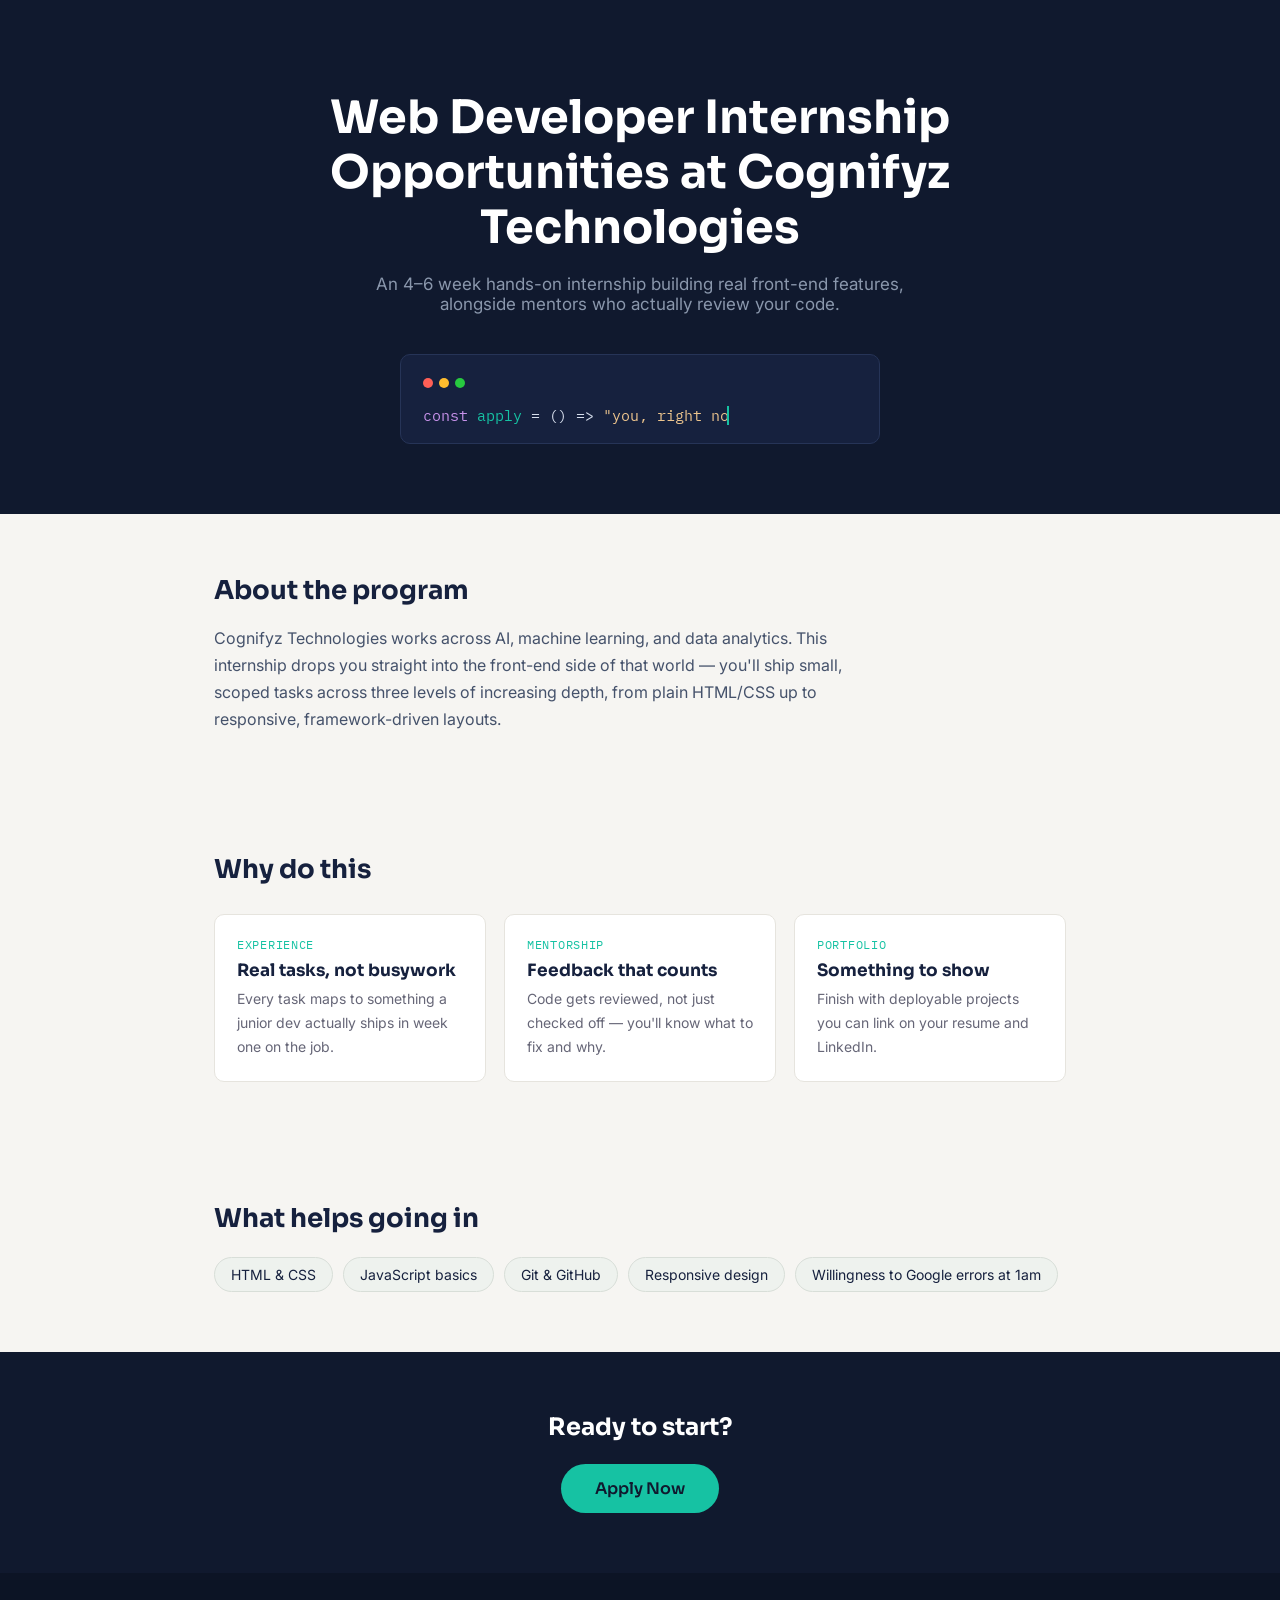
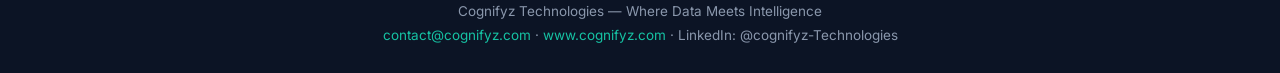
<file: level-3/task2-landing-page/index.html>
<!DOCTYPE html>
<html lang="en">
<head>
<meta charset="UTF-8">
<meta name="viewport" content="width=device-width, initial-scale=1.0">
<title>Web Developer Internship — Cognifyz Technologies</title>
<link rel="preconnect" href="https://fonts.googleapis.com">
<link href="https://fonts.googleapis.com/css2?family=Sora:wght@400;600;700&family=Inter:wght@400;500&family=IBM+Plex+Mono:wght@400;500&display=swap" rel="stylesheet">
<style>

  :root {
    --navy: #10192E;
    --navy-soft: #16213E;
    --off-white: #F6F5F2;
    --teal: #16C2A3;
    --slate: #8A97AC;
    --text-dark: #16213E;
  }

  * { margin: 0; padding: 0; box-sizing: border-box; }

  body {
    font-family: 'Inter', sans-serif;
    background: var(--off-white);
    color: var(--text-dark);
  }

  /* ---------- HERO ---------- */

  .hero {
    background: var(--navy);
    color: white;
    padding: 90px 24px 70px;
    text-align: center;
  }

  .hero h1 {
    font-family: 'Sora', sans-serif;
    font-weight: 700;
    font-size: clamp(28px, 4.5vw, 46px);
    max-width: 780px;
    margin: 0 auto 18px;
    line-height: 1.2;
  }

  .hero p.sub {
    color: var(--slate);
    font-size: 17px;
    max-width: 560px;
    margin: 0 auto 40px;
  }

  /* the "signature" element - a fake code line being typed */
  .code-box {
    background: var(--navy-soft);
    border: 1px solid #263457;
    border-radius: 10px;
    max-width: 480px;
    margin: 0 auto;
    padding: 18px 22px;
    text-align: left;
    font-family: 'IBM Plex Mono', monospace;
    font-size: 14.5px;
  }

  .code-box .dots span {
    display: inline-block;
    width: 10px; height: 10px;
    border-radius: 50%;
    margin-right: 6px;
  }
  .dots span:nth-child(1) { background: #ff5f56; }
  .dots span:nth-child(2) { background: #ffbd2e; }
  .dots span:nth-child(3) { background: #27c93f; }

  .code-line {
    margin-top: 14px;
    color: #d6deec;
    white-space: nowrap;
    overflow: hidden;
    border-right: 2px solid var(--teal);
    width: 0;
    animation: type 3s steps(40, end) 0.4s forwards, blink 0.8s step-end infinite;
  }

  @keyframes type { to { width: 34ch; } }
  @keyframes blink { 50% { border-color: transparent; } }

  .code-line .kw { color: #c792ea; }
  .code-line .fn { color: var(--teal); }
  .code-line .str { color: #ecc48d; }

  /* ---------- SECTIONS ---------- */

  section {
    max-width: 900px;
    margin: 0 auto;
    padding: 60px 24px;
  }

  section h2 {
    font-family: 'Sora', sans-serif;
    font-size: 26px;
    margin-bottom: 18px;
  }

  section p {
    color: #45526b;
    line-height: 1.7;
    max-width: 640px;
  }

  /* highlights as cards, not numbered - these aren't a sequence */
  .highlights {
    display: grid;
    grid-template-columns: repeat(3, 1fr);
    gap: 18px;
    margin-top: 28px;
  }

  .highlight-card {
    background: white;
    border: 1px solid #e6e4de;
    border-radius: 10px;
    padding: 22px;
  }

  .highlight-card .tag {
    font-family: 'IBM Plex Mono', monospace;
    font-size: 12px;
    color: var(--teal);
    text-transform: uppercase;
    letter-spacing: 0.06em;
  }

  .highlight-card h3 {
    font-family: 'Sora', sans-serif;
    font-size: 17px;
    margin: 8px 0 6px;
  }

  .highlight-card p {
    font-size: 14px;
    color: #667;
    margin: 0;
  }

  /* qualifications as chips - a set, not a sequence */
  .chips {
    display: flex;
    flex-wrap: wrap;
    gap: 10px;
    margin-top: 22px;
  }

  .chip {
    background: #eef2ee;
    border: 1px solid #d8ded8;
    color: var(--navy-soft);
    font-size: 14px;
    padding: 8px 16px;
    border-radius: 20px;
  }

  /* ---------- CTA ---------- */

  .cta {
    background: var(--navy);
    text-align: center;
    padding: 60px 24px;
  }

  .cta h2 {
    font-family: 'Sora', sans-serif;
    color: white;
    font-size: 24px;
    margin-bottom: 22px;
  }

  .apply-btn {
    background: var(--teal);
    color: var(--navy);
    font-family: 'Sora', sans-serif;
    font-weight: 600;
    font-size: 16px;
    padding: 14px 34px;
    border: none;
    border-radius: 30px;
    cursor: pointer;
    transition: transform 0.15s ease;
  }

  .apply-btn:hover { transform: translateY(-2px); }

  /* ---------- FOOTER ---------- */

  footer {
    background: #0C1425;
    color: var(--slate);
    text-align: center;
    padding: 30px 24px;
    font-size: 13.5px;
  }

  footer a {
    color: var(--teal);
    text-decoration: none;
  }

  /* ---------- MOBILE ---------- */

  @media (max-width: 700px) {
    .highlights { grid-template-columns: 1fr; }
    .code-line { animation: none; width: auto; border-right: none; white-space: normal; }
  }

</style>
</head>
<body>

  <div class="hero">
    <h1>Web Developer Internship Opportunities at Cognifyz Technologies</h1>
    <p class="sub">
      An 4–6 week hands-on internship building real front-end features,
      alongside mentors who actually review your code.
    </p>

    <div class="code-box">
      <div class="dots"><span></span><span></span><span></span></div>
      <div class="code-line"><span class="kw">const</span> <span class="fn">apply</span> = () =&gt; <span class="str">"you, right now"</span>;</div>
    </div>
  </div>

  <section>
    <h2>About the program</h2>
    <p>
      Cognifyz Technologies works across AI, machine learning, and data
      analytics. This internship drops you straight into the front-end
      side of that world — you'll ship small, scoped tasks across three
      levels of increasing depth, from plain HTML/CSS up to responsive,
      framework-driven layouts.
    </p>
  </section>

  <section>
    <h2>Why do this</h2>
    <div class="highlights">
      <div class="highlight-card">
        <div class="tag">Experience</div>
        <h3>Real tasks, not busywork</h3>
        <p>Every task maps to something a junior dev actually ships in week one on the job.</p>
      </div>
      <div class="highlight-card">
        <div class="tag">Mentorship</div>
        <h3>Feedback that counts</h3>
        <p>Code gets reviewed, not just checked off — you'll know what to fix and why.</p>
      </div>
      <div class="highlight-card">
        <div class="tag">Portfolio</div>
        <h3>Something to show</h3>
        <p>Finish with deployable projects you can link on your resume and LinkedIn.</p>
      </div>
    </div>
  </section>

  <section>
    <h2>What helps going in</h2>
    <div class="chips">
      <div class="chip">HTML &amp; CSS</div>
      <div class="chip">JavaScript basics</div>
      <div class="chip">Git &amp; GitHub</div>
      <div class="chip">Responsive design</div>
      <div class="chip">Willingness to Google errors at 1am</div>
    </div>
  </section>

  <div class="cta">
    <h2>Ready to start?</h2>
    <button class="apply-btn">Apply Now</button>
  </div>

  <footer>
    <p>Cognifyz Technologies — Where Data Meets Intelligence</p>
    <p style="margin-top:8px;">
      <a href="mailto:contact@cognifyz.com">contact@cognifyz.com</a> ·
      <a href="https://www.cognifyz.com">www.cognifyz.com</a> ·
      LinkedIn: @cognifyz-Technologies
    </p>
  </footer>

</body>
</html>
</file>
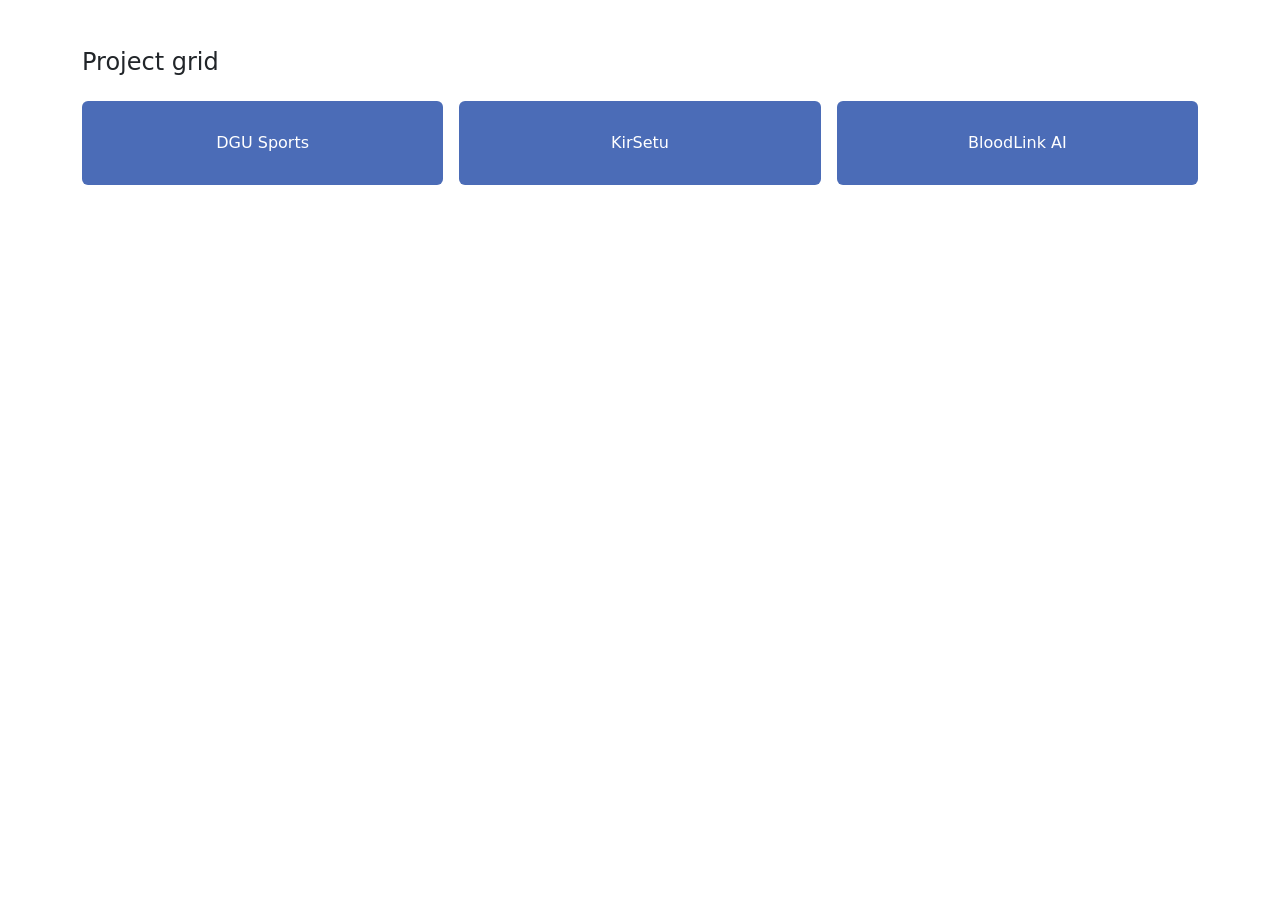
<file: level-2/task1-frameworks/grid-layout/index.html>
<!DOCTYPE html>
<html lang="en">
<head>
  <meta charset="UTF-8">
  <meta name="viewport" content="width=device-width, initial-scale=1.0">
  <title>Responsive Grid - Bootstrap</title>
  <link href="https://cdn.jsdelivr.net/npm/bootstrap@5.3.3/dist/css/bootstrap.min.css" rel="stylesheet">
  <style>
    .box { background:#4b6cb7; color:white; padding:30px; text-align:center; border-radius:6px; }
  </style>
</head>
<body>

  <div class="container py-5">
    <h4 class="mb-4">Project grid</h4>
    <div class="row g-3">
      <div class="col-md-4 col-sm-6"><div class="box">DGU Sports</div></div>
      <div class="col-md-4 col-sm-6"><div class="box">KirSetu</div></div>
      <div class="col-md-4 col-sm-6"><div class="box">BloodLink AI</div></div>
    </div>
    <!-- resize the browser window, columns should stack on mobile -->
  </div>

</body>
</html>
</file>
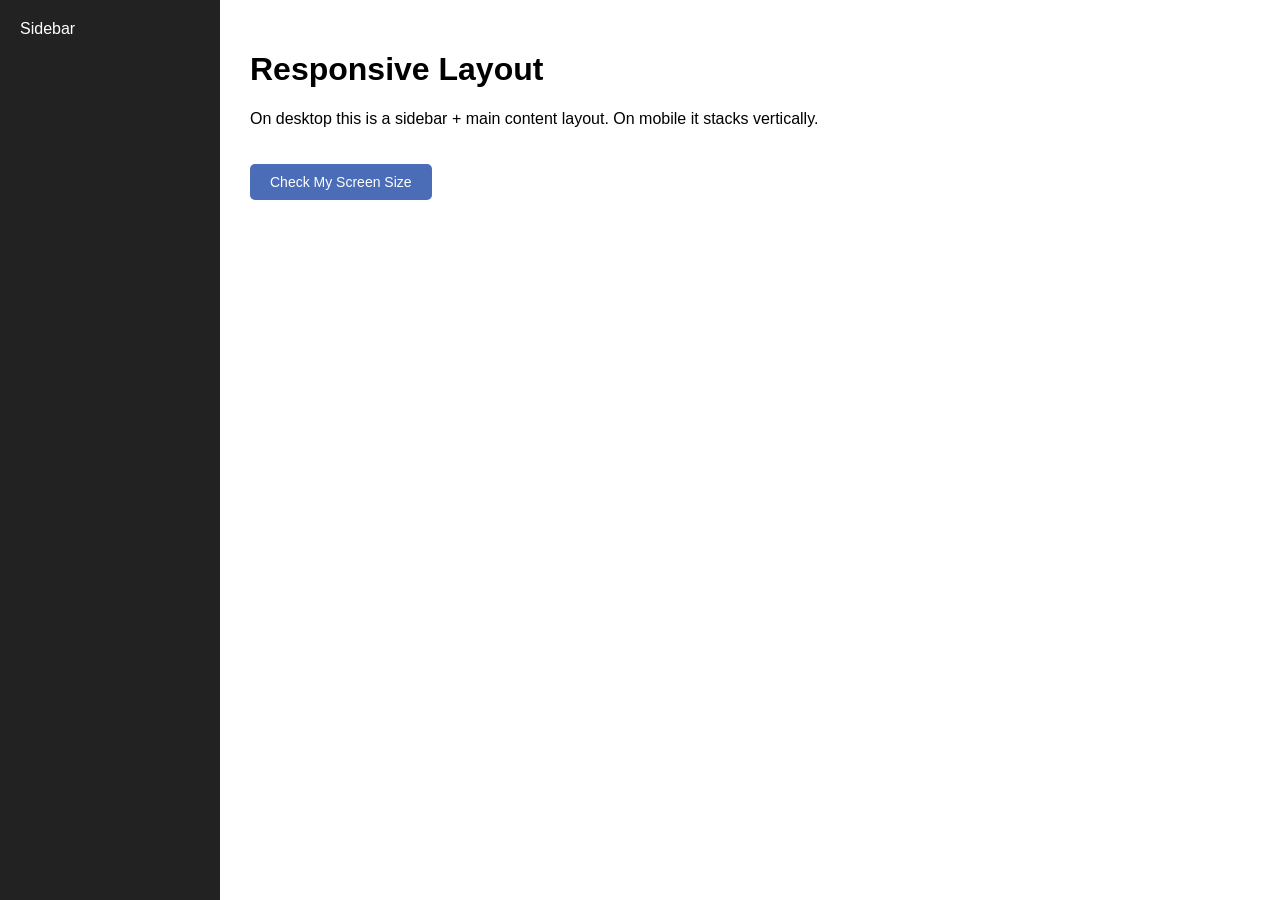
<file: level-2/task2-responsive-design/media-query-page/index.html>
<!DOCTYPE html>
<html lang="en">
<head>
  <meta charset="UTF-8">
  <meta name="viewport" content="width=device-width, initial-scale=1.0">
  <title>Responsive Page</title>
  <link rel="stylesheet" href="style.css">
</head>
<body>

  <div class="wrapper">
    <div class="sidebar">Sidebar</div>
    <div class="main">
      <h1>Responsive Layout</h1>
      <p>On desktop this is a sidebar + main content layout. On mobile it stacks vertically.</p>

      <button id="checkBtn">Check My Screen Size</button>
      <p id="statusMsg"></p>
    </div>
  </div>

  <script src="script.js"></script>
</body>
</html>
</file>
<file: level-2/task2-responsive-design/media-query-page/style.css>
* { box-sizing: border-box; }

body {
  font-family: Arial, sans-serif;
  margin: 0;
}

.wrapper {
  display: flex;
}

.sidebar {
  width: 220px;
  background: #222;
  color: white;
  padding: 20px;
  height: 100vh;
}

.main {
  flex: 1;
  padding: 30px;
}

#checkBtn {
  margin-top: 20px;
  padding: 10px 20px;
  background: #4b6cb7;
  color: white;
  border: none;
  border-radius: 5px;
  cursor: pointer;
  font-size: 14px;
}

#checkBtn:hover {
  background: #3d5a9c;
}

#statusMsg {
  margin-top: 14px;
  padding: 10px 14px;
  border-radius: 6px;
  font-size: 14px;
  font-weight: bold;
  display: none;
}

/* mobile - stack them, drop the fixed height on sidebar */
@media (max-width: 700px) {
  .wrapper {
    flex-direction: column;
  }
  .sidebar {
    width: 100%;
    height: auto;
  }
}
</file>
